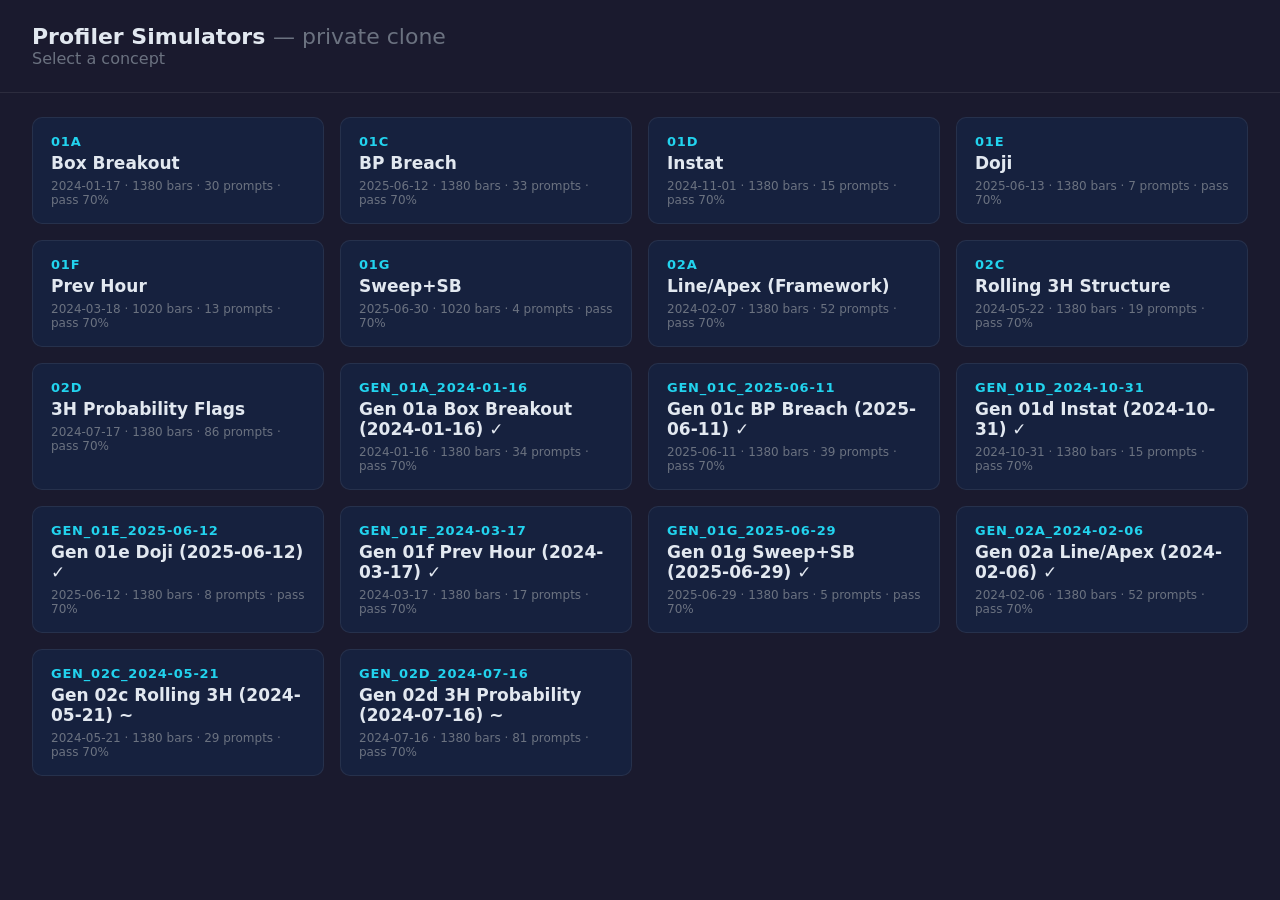
<file: web/index.html>
<!doctype html>
<html lang="en"><head>
<meta charset="utf-8"><meta name="viewport" content="width=device-width, initial-scale=1">
<title>Profiler Simulators</title>
<link rel="stylesheet" href="assets/styles.css">
</head><body>
<header>
  <h1>Profiler Simulators <span class="dim">— private clone</span></h1>
  <div class="dim" id="sub">Select a concept</div>
</header>
<main id="catalog" class="grid"></main>
<script src="assets/app.js"></script>
<script>renderCatalog();</script>
</body></html>
</file>
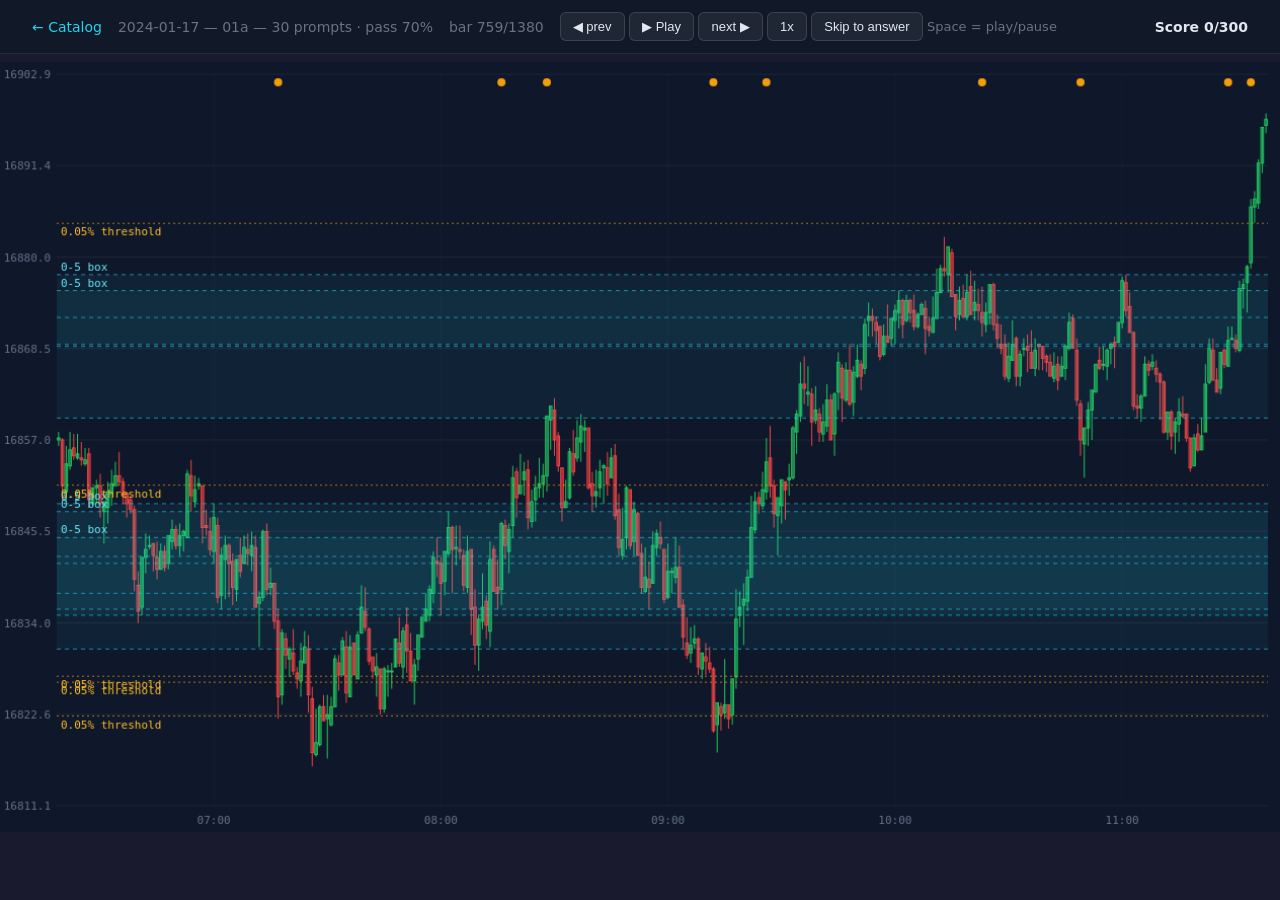
<file: web/play.html>
<!doctype html>
<html lang="en"><head>
<meta charset="utf-8"><meta name="viewport" content="width=device-width, initial-scale=1">
<title>Simulator — playing</title>
<link rel="stylesheet" href="assets/styles.css">
</head><body>
<div id="topbar">
  <a href="index.html">&larr; Catalog</a>
  <span class="stat" id="scenario-name"></span>
  <span class="stat" id="progress"></span>
  <span id="controls">
    <button id="btn-prev">&#9664; prev</button>
    <button id="btn-play">&#9654; Play</button>
    <button id="btn-next">next &#9654;</button>
    <button id="btn-speed">1x</button>
    <button id="btn-skip">Skip to answer</button>
    <span id="hint">Space = play/pause</span>
  </span>
  <span id="scorebox"></span>
</div>
<div id="chartwrap"><canvas id="chart"></canvas></div>

<div id="prompt-panel" style="display:none">
  <h3 id="p-tag"></h3>
  <div class="q" id="p-q"></div>
  <div id="p-opts"></div>
  <div class="expl" id="p-expl" style="display:none"></div>
  <button class="next" id="p-next" style="display:none">Continue</button>
</div>

<div id="final"><div class="box">
  <h2 id="f-title"></h2>
  <div id="f-detail"></div>
  <button onclick="location.href='index.html'">Back to catalog</button>
</div></div>

<script src="assets/player.js"></script>
</body></html>
</file>
<file: web/assets/styles.css>
/* Profiler Simulators — shared styles */
:root {
  --bg: #1a1a2e; --card: #16213e; --text: #e2e8f0; --dim: #6b7280;
  --green: #22c55e; --red: #ef4444; --amber: #f59e0b; --accent: #22d3ee;
}
* { box-sizing: border-box; }
body { margin: 0; background: var(--bg); color: var(--text); font-family: 'Inter', system-ui, sans-serif; }
header { padding: 24px 32px; border-bottom: 1px solid #ffffff14; }
h1 { margin: 0; font-size: 22px; }
.dim { color: var(--dim); font-weight: 400; }
main { padding: 24px 32px; }
.grid { display: grid; grid-template-columns: repeat(auto-fill, minmax(280px, 1fr)); gap: 16px; }

/* catalog cards */
a.card { display: block; background: var(--card); border: 1px solid #ffffff12; border-radius: 10px; padding: 16px 18px; text-decoration: none; color: var(--text); transition: border-color .15s; }
a.card:hover { border-color: var(--accent); }
.cid { font-size: 13px; color: var(--accent); font-weight: 600; letter-spacing: .06em; }
.cname { font-size: 17px; font-weight: 600; margin: 4px 0 6px; }
.cmeta { font-size: 12px; color: var(--dim); }

/* player */
#topbar { display: flex; align-items: center; gap: 16px; padding: 12px 32px; background: #111827; border-bottom: 1px solid #ffffff14; font-size: 14px; flex-wrap: wrap; }
#topbar a { color: var(--accent); text-decoration: none; }
#topbar .stat { color: var(--dim); }
#topbar .stat b { color: var(--text); }
#scorebox { margin-left: auto; font-weight: 600; }
#scorebox .ok { color: var(--green); } #scorebox .bad { color: var(--red); }

#chartwrap { position: relative; padding: 8px 0; }
#chart { display: block; width: 100%; }

#prompt-panel { position: fixed; right: 24px; bottom: 24px; width: 420px; max-width: calc(100vw - 48px); background: var(--card); border: 1px solid #ffffff22; border-radius: 12px; padding: 18px 20px; box-shadow: 0 12px 40px rgba(0,0,0,.5); }
#prompt-panel h3 { margin: 0 0 4px; font-size: 13px; color: var(--accent); }
#prompt-panel .q { font-size: 15px; line-height: 1.45; margin-bottom: 12px; }
#prompt-panel .opt { display: block; width: 100%; text-align: left; background: #ffffff08; border: 1px solid #ffffff14; border-radius: 8px; color: var(--text); padding: 10px 12px; margin-bottom: 8px; cursor: pointer; font-size: 14px; }
#prompt-panel .opt:hover { border-color: var(--accent); }
#prompt-panel .opt.correct { border-color: var(--green); background: #22c55e1a; }
#prompt-panel .opt.wrong { border-color: var(--red); background: #ef44441a; }
#prompt-panel .expl { font-size: 13px; color: var(--dim); margin-top: 8px; }
#prompt-panel .next { margin-top: 10px; width: 100%; padding: 10px; border-radius: 8px; border: 0; background: var(--accent); color: #083344; font-weight: 700; cursor: pointer; }

#final { display: none; position: fixed; inset: 0; background: rgba(0,0,0,.6); align-items: center; justify-content: center; }
#final.show { display: flex; }
#final .box { background: var(--card); padding: 28px 32px; border-radius: 12px; text-align: center; min-width: 320px; }
#final h2 { margin: 0 0 8px; }
#final button { margin-top: 14px; padding: 10px 18px; border-radius: 8px; border: 0; background: var(--accent); font-weight: 700; cursor: pointer; }

#hint { color: var(--dim); font-size: 13px; }
#controls button { background: #ffffff10; color: var(--text); border: 1px solid #ffffff20; border-radius: 6px; padding: 6px 12px; cursor: pointer; font-size: 13px; }
#controls button:hover { border-color: var(--accent); }
</file>
